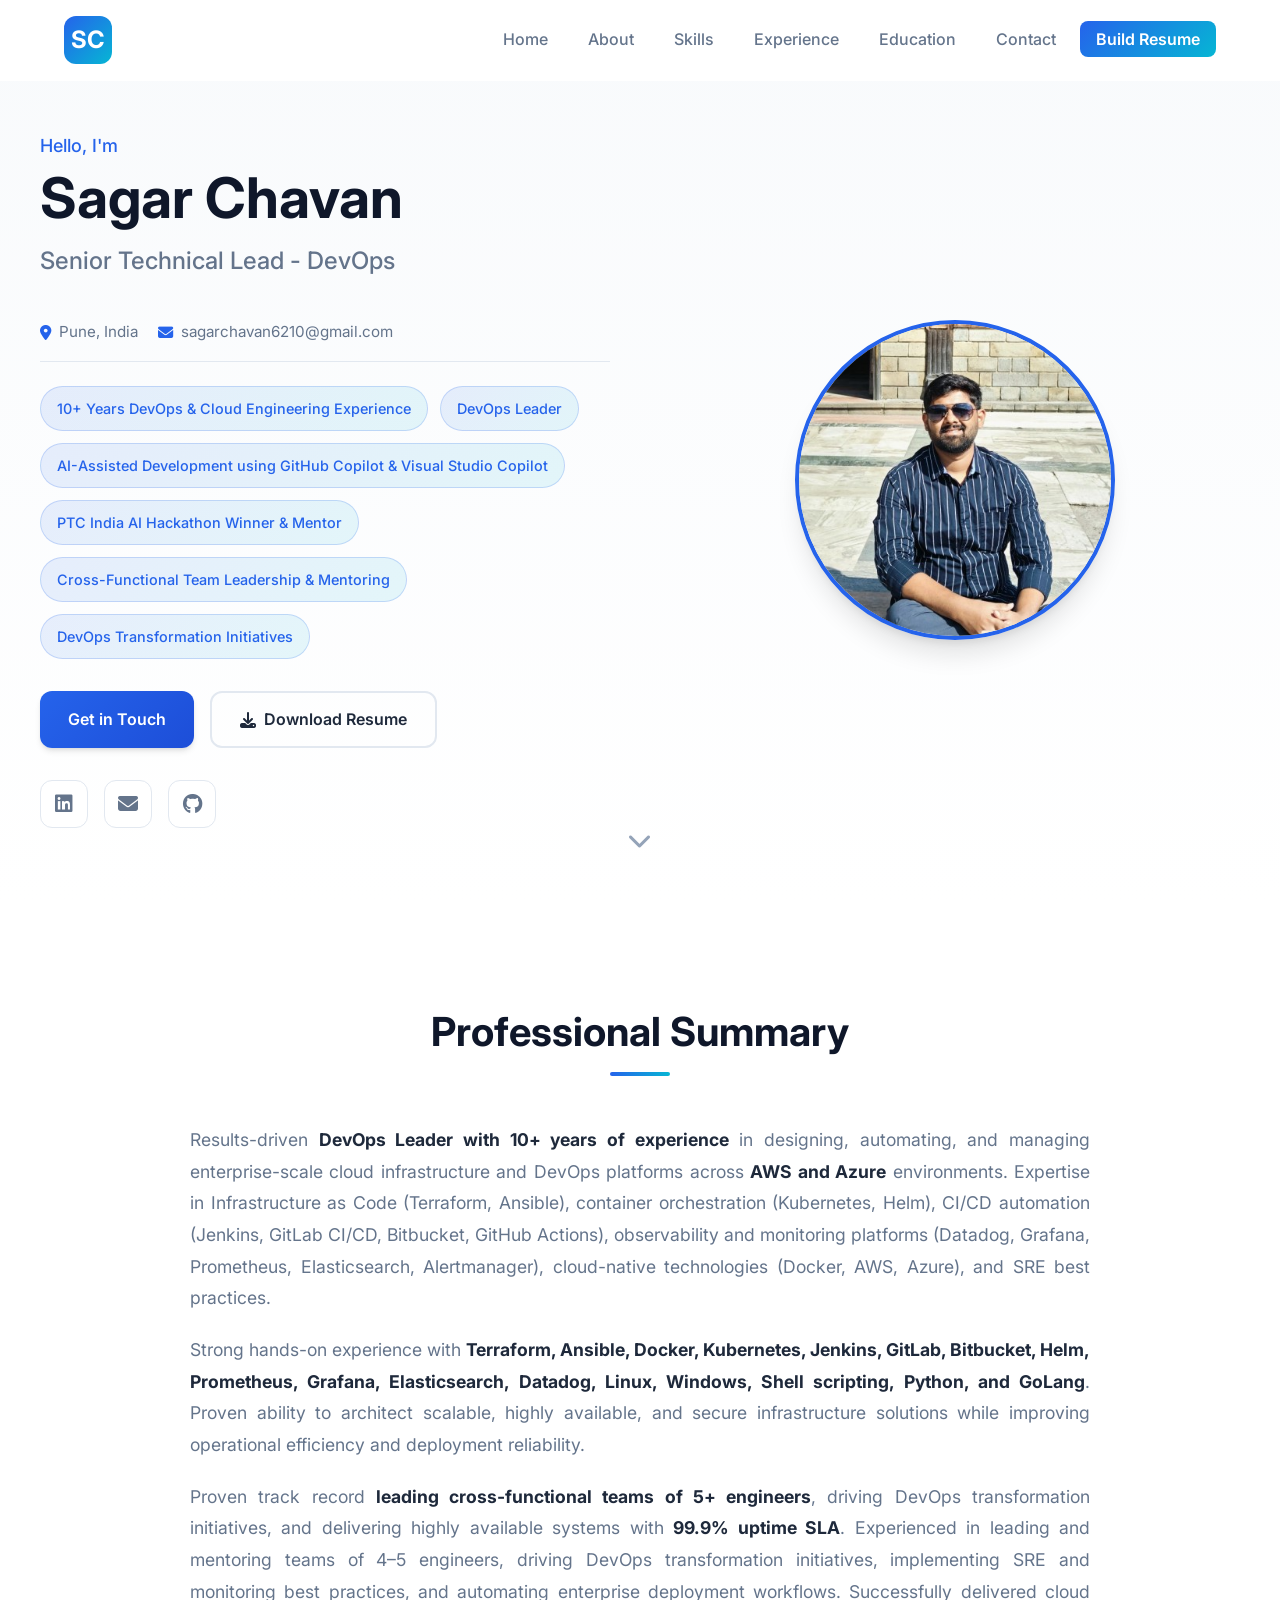
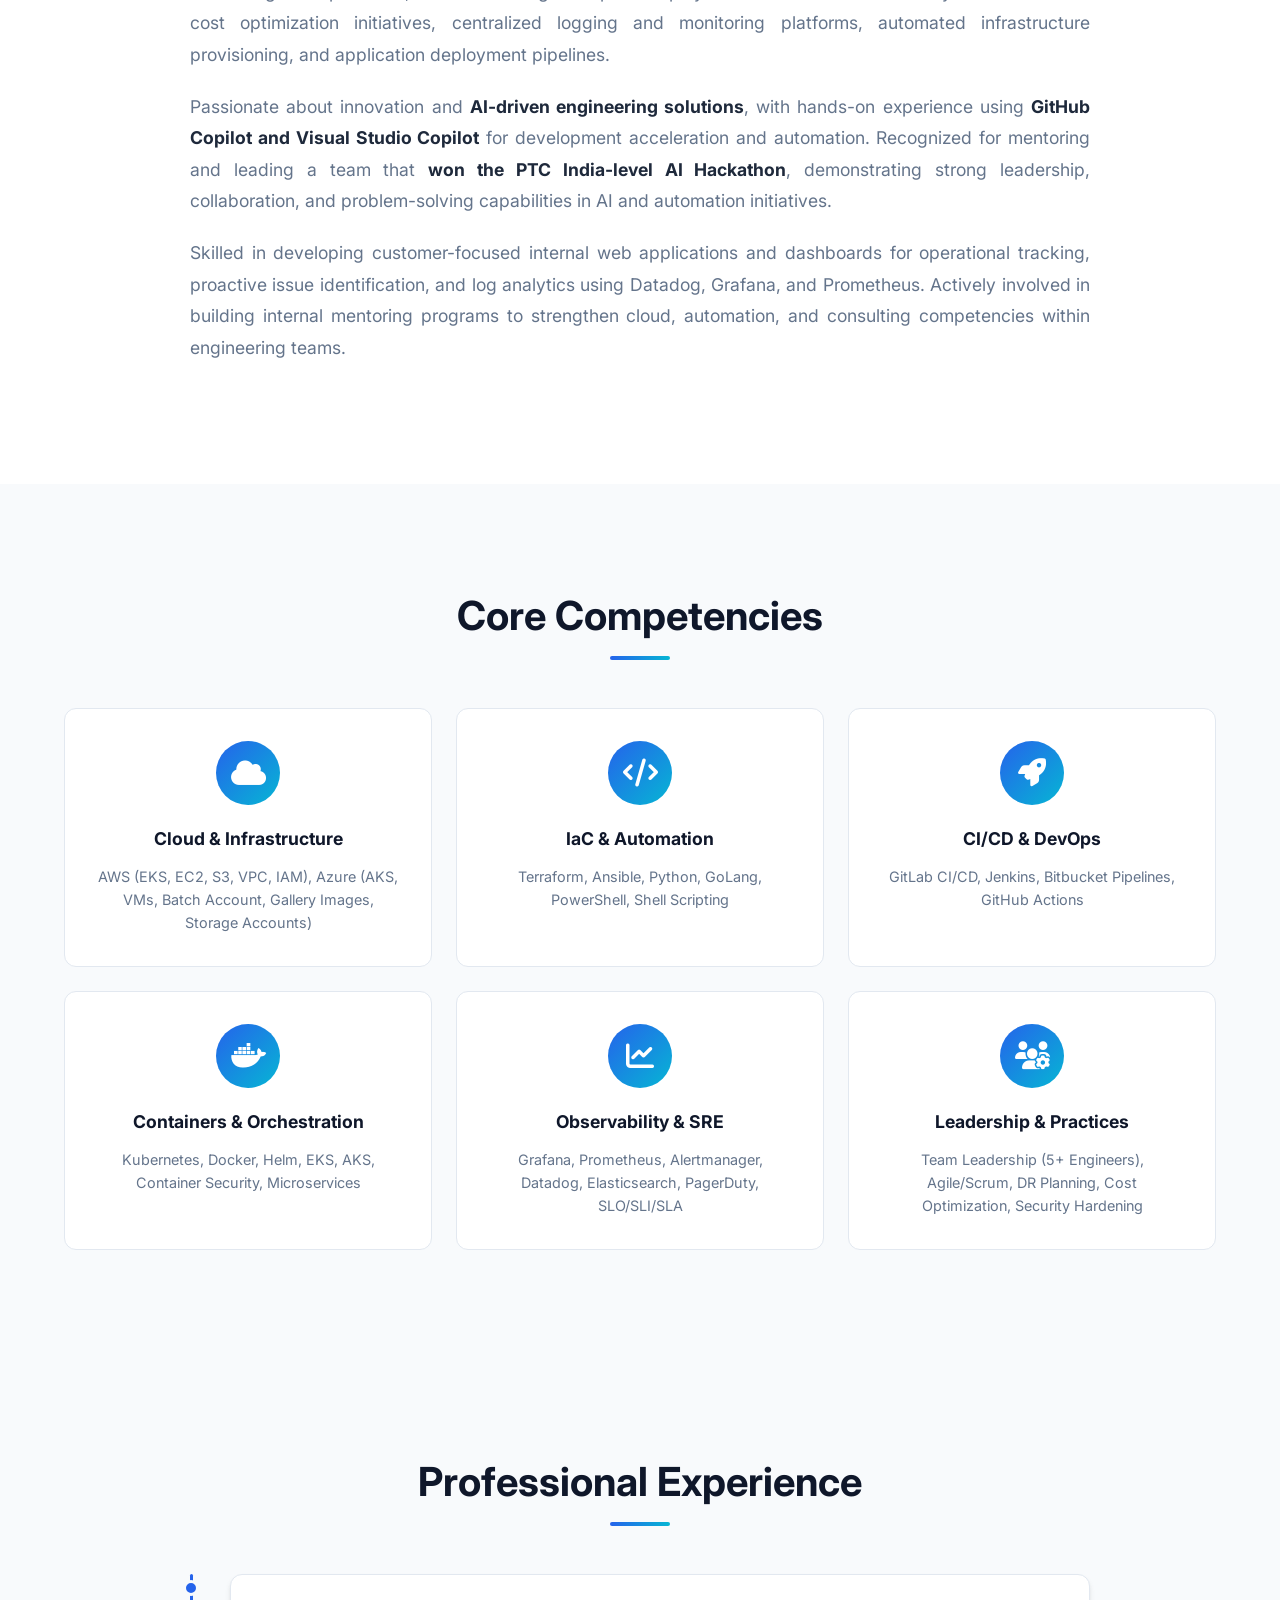
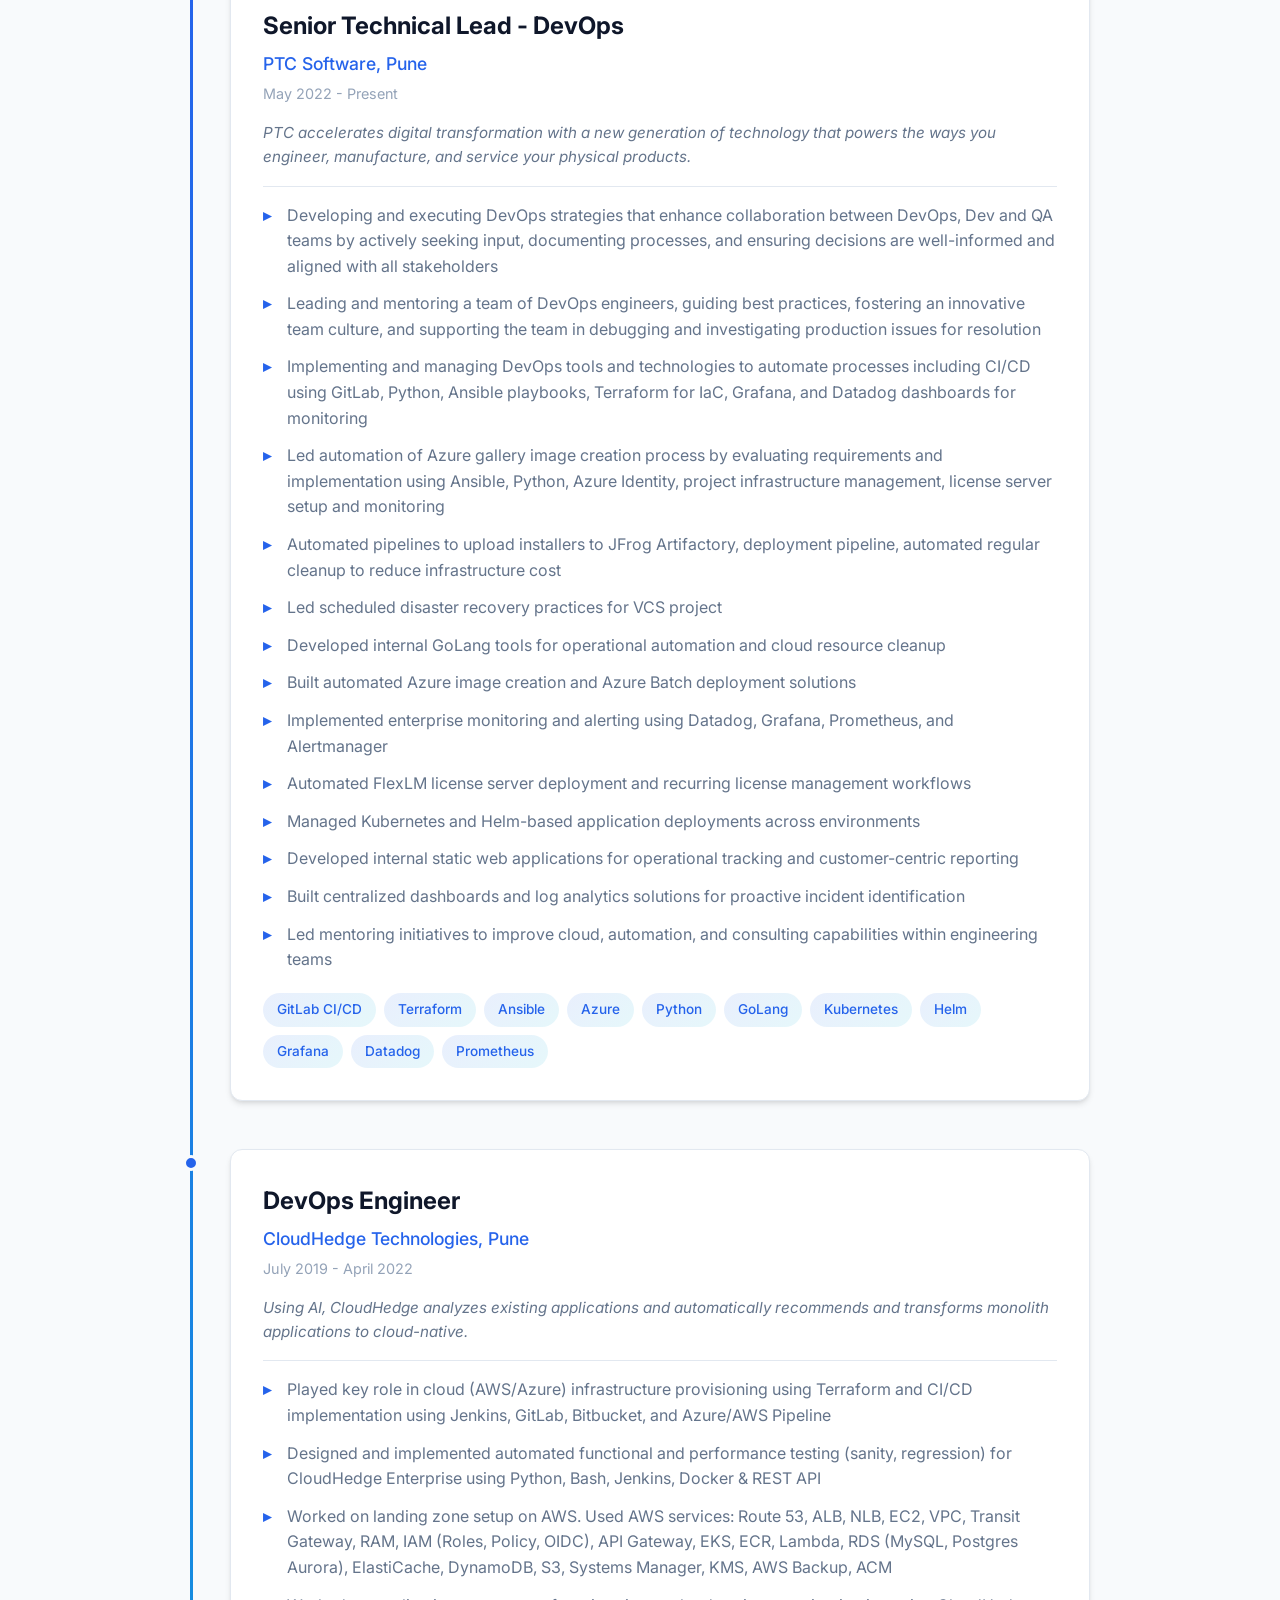
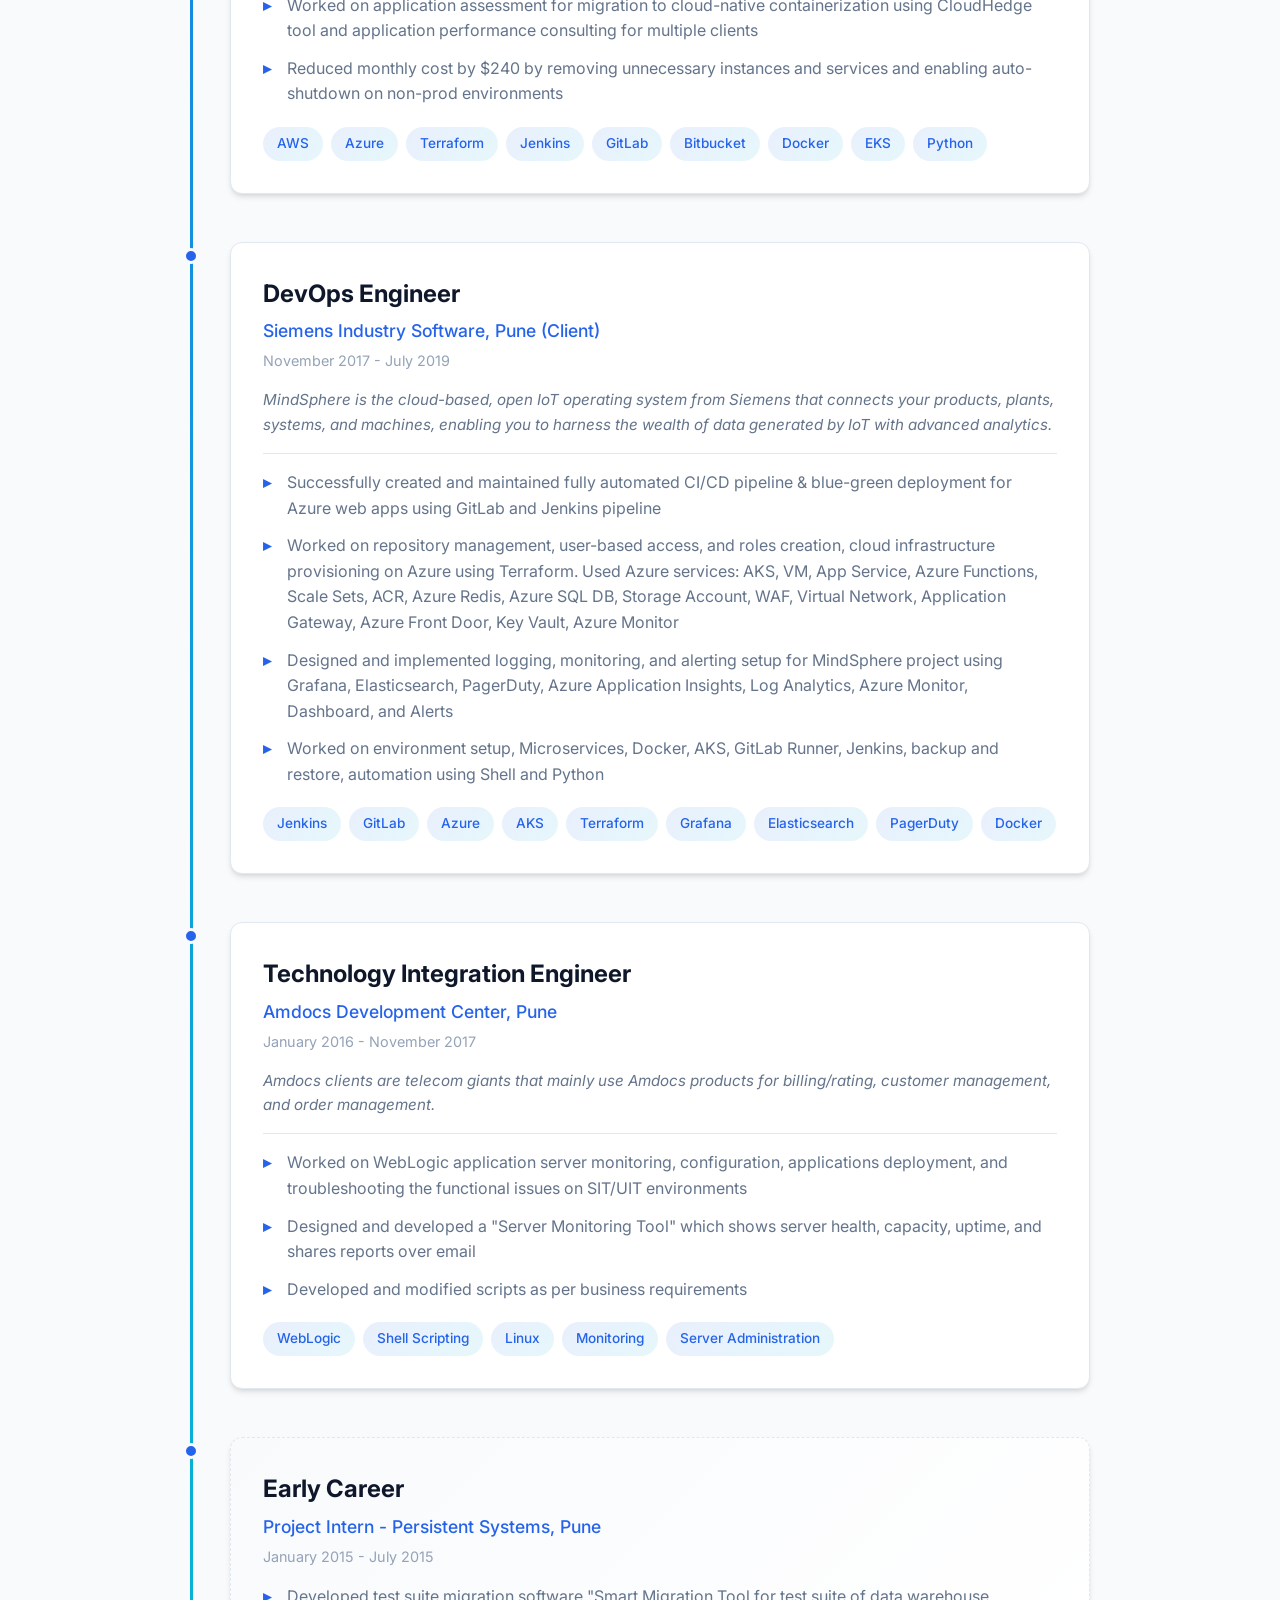
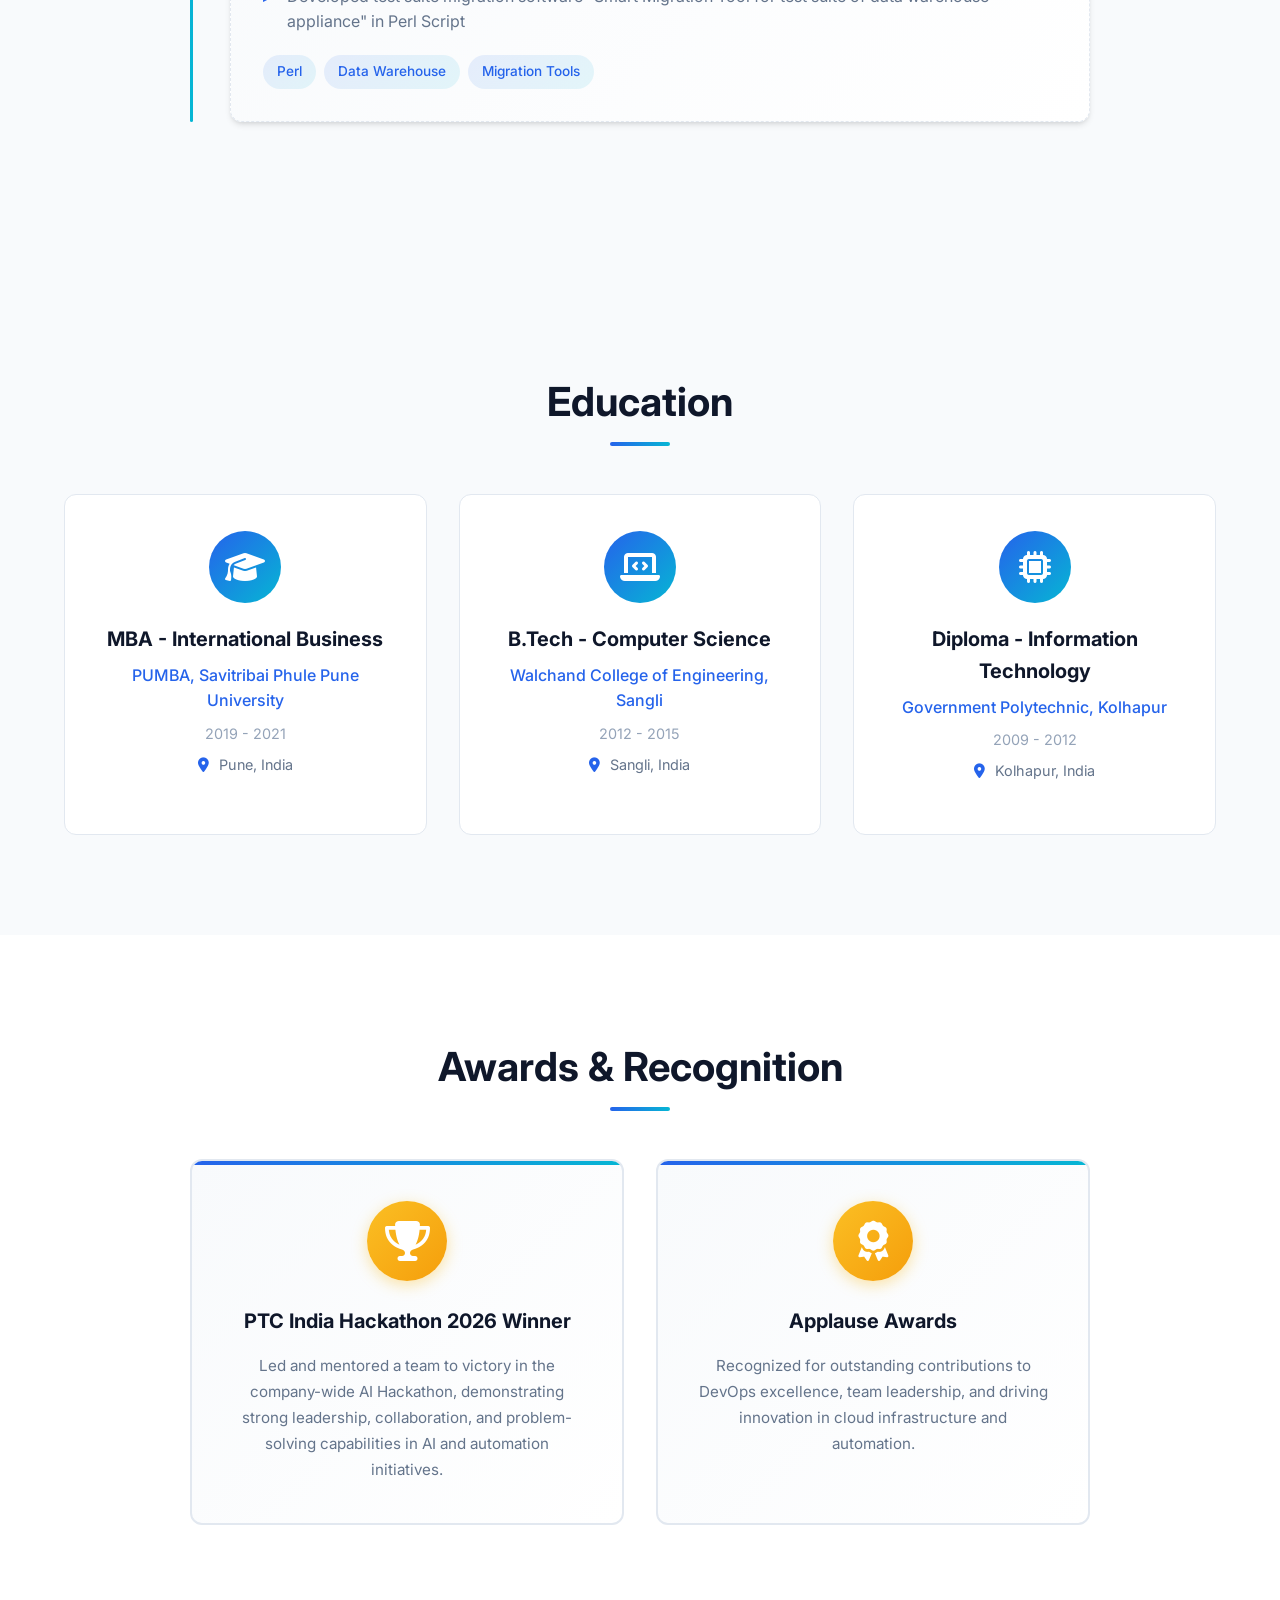
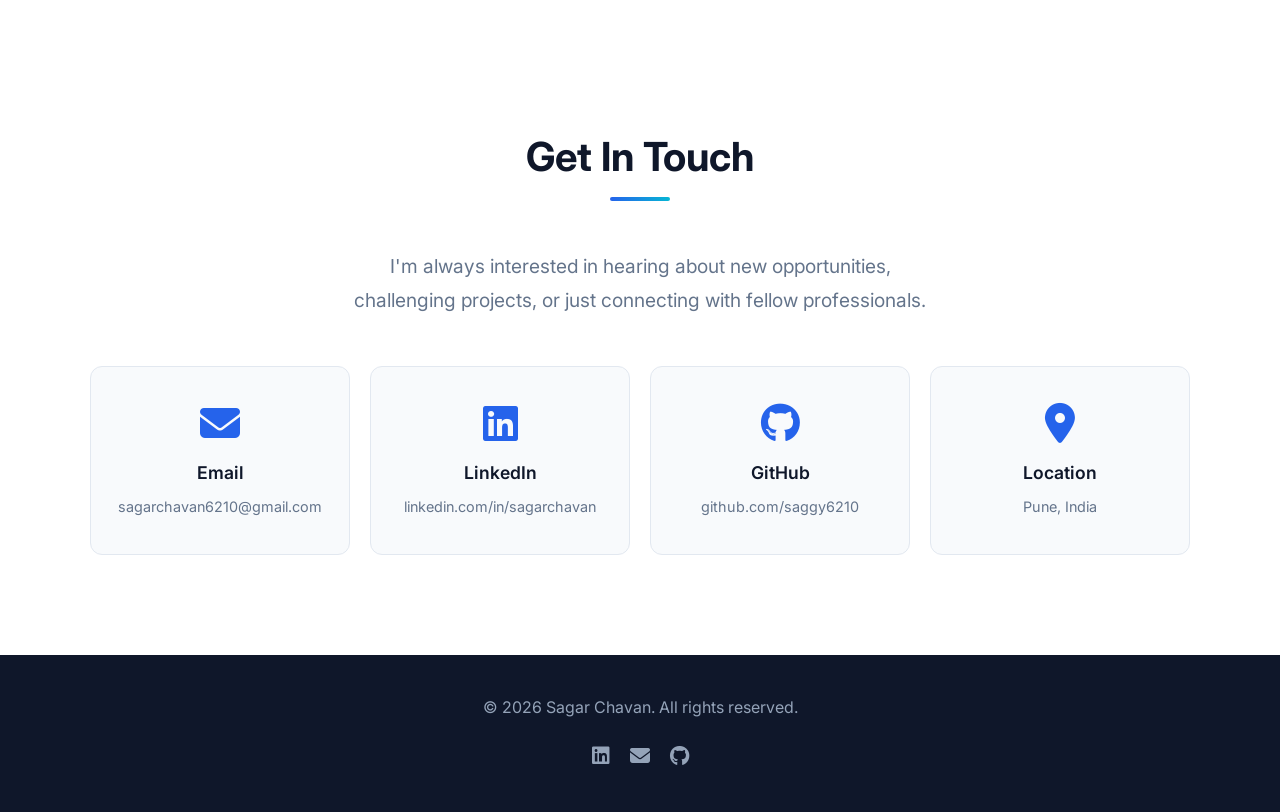
<file: index.html>
<!DOCTYPE html>
<html lang="en">
<head>
    <meta charset="UTF-8">
    <meta name="viewport" content="width=device-width, initial-scale=1.0">
    <meta name="description" content="Sagar Chavan - Senior Technical Lead | DevOps Engineer with 10+ years of experience">
    <title>Sagar Chavan | Senior Technical Lead - DevOps</title>
    <link rel="stylesheet" href="styles.css">
    <link rel="preconnect" href="https://fonts.googleapis.com">
    <link rel="preconnect" href="https://fonts.gstatic.com" crossorigin>
    <link href="https://fonts.googleapis.com/css2?family=Inter:wght@300;400;500;600;700&display=swap" rel="stylesheet">
    <link rel="stylesheet" href="https://cdnjs.cloudflare.com/ajax/libs/font-awesome/6.4.0/css/all.min.css">
</head>
<body>
    <!-- Navigation -->
    <nav class="navbar">
        <div class="nav-container">
            <a href="#home" class="nav-logo">SC</a>
            <ul class="nav-menu">
                <li><a href="#home" class="nav-link">Home</a></li>
                <li><a href="#about" class="nav-link">About</a></li>
                <li><a href="#competencies" class="nav-link">Skills</a></li>
                <li><a href="#experience" class="nav-link">Experience</a></li>
                <li><a href="#education" class="nav-link">Education</a></li>
                <li><a href="#contact" class="nav-link">Contact</a></li>
                <li><a href="build-resume.html" class="nav-link nav-highlight">Build Resume</a></li>
            </ul>
            <div class="hamburger">
                <span class="bar"></span>
                <span class="bar"></span>
                <span class="bar"></span>
            </div>
        </div>
    </nav>

    <!-- Hero Section -->
    <section id="home" class="hero">
        <div class="hero-content">
            <div class="hero-text">
                <p class="greeting">Hello, I'm</p>
                <h1 class="hero-title">Sagar Chavan</h1>
                <h2 class="hero-subtitle">Senior Technical Lead - DevOps</h2>
                <div class="contact-info-bar">
                    <span><i class="fas fa-map-marker-alt"></i> Pune, India</span>
                    <span><i class="fas fa-envelope"></i> sagarchavan6210@gmail.com</span>
                </div>
                <div class="hero-highlights">
                    <span class="highlight-tag">10+ Years DevOps & Cloud Engineering Experience</span>
                    <span class="highlight-tag">DevOps Leader</span>
                    <span class="highlight-tag">AI-Assisted Development using GitHub Copilot & Visual Studio Copilot</span>
                    <span class="highlight-tag">PTC India AI Hackathon Winner & Mentor</span>
                    <span class="highlight-tag">Cross-Functional Team Leadership & Mentoring</span>
                    <span class="highlight-tag">DevOps Transformation Initiatives</span>
                </div>
                <div class="hero-buttons">
                    <a href="#contact" class="btn btn-primary">Get in Touch</a>
                    <a href="SagarChavan_Resume.pdf" download class="btn btn-secondary"><i class="fas fa-download"></i> Download Resume</a>
                </div>
                <div class="social-links">
                    <a href="https://linkedin.com/in/sagarchavan" target="_blank" aria-label="LinkedIn">
                        <i class="fab fa-linkedin"></i>
                    </a>
                    <a href="mailto:sagarchavan6210@gmail.com" aria-label="Email">
                        <i class="fas fa-envelope"></i>
                    </a>
                    <a href="https://github.com/saggy6210" target="_blank" aria-label="GitHub">
                        <i class="fab fa-github"></i>
                    </a>
                </div>
            </div>
            <div class="hero-visual">
                <div class="profile-image-container">
                    <img src="1763909151442.jpg" alt="Sagar Chavan" class="profile-image">
                </div>
            </div>
        </div>
        <div class="scroll-indicator">
            <i class="fas fa-chevron-down"></i>
        </div>
    </section>

    <!-- Professional Summary Section -->
    <section id="about" class="about">
        <div class="container">
            <h2 class="section-title">Professional Summary</h2>
            <div class="summary-content">
                <p>
                    Results-driven <strong>DevOps Leader with 10+ years of experience</strong> in designing, automating, and managing enterprise-scale cloud infrastructure and DevOps platforms across <strong>AWS and Azure</strong> environments. Expertise in Infrastructure as Code (Terraform, Ansible), container orchestration (Kubernetes, Helm), CI/CD automation (Jenkins, GitLab CI/CD, Bitbucket, GitHub Actions), observability and monitoring platforms (Datadog, Grafana, Prometheus, Elasticsearch, Alertmanager), cloud-native technologies (Docker, AWS, Azure), and SRE best practices.
                </p>
                <p>
                    Strong hands-on experience with <strong>Terraform, Ansible, Docker, Kubernetes, Jenkins, GitLab, Bitbucket, Helm, Prometheus, Grafana, Elasticsearch, Datadog, Linux, Windows, Shell scripting, Python, and GoLang</strong>. Proven ability to architect scalable, highly available, and secure infrastructure solutions while improving operational efficiency and deployment reliability.
                </p>
                <p>
                    Proven track record <strong>leading cross-functional teams of 5+ engineers</strong>, driving DevOps transformation initiatives, and delivering highly available systems with <strong>99.9% uptime SLA</strong>. Experienced in leading and mentoring teams of 4–5 engineers, driving DevOps transformation initiatives, implementing SRE and monitoring best practices, and automating enterprise deployment workflows. Successfully delivered cloud cost optimization initiatives, centralized logging and monitoring platforms, automated infrastructure provisioning, and application deployment pipelines.
                </p>
                <p>
                    Passionate about innovation and <strong>AI-driven engineering solutions</strong>, with hands-on experience using <strong>GitHub Copilot and Visual Studio Copilot</strong> for development acceleration and automation. Recognized for mentoring and leading a team that <strong>won the PTC India-level AI Hackathon</strong>, demonstrating strong leadership, collaboration, and problem-solving capabilities in AI and automation initiatives.
                </p>
                <p>
                    Skilled in developing customer-focused internal web applications and dashboards for operational tracking, proactive issue identification, and log analytics using Datadog, Grafana, and Prometheus. Actively involved in building internal mentoring programs to strengthen cloud, automation, and consulting competencies within engineering teams.
                </p>
            </div>
        </div>
    </section>

    <!-- Core Competencies Section -->
    <section id="competencies" class="competencies">
        <div class="container">
            <h2 class="section-title">Core Competencies</h2>
            <div class="competencies-grid">
                <div class="competency-card">
                    <div class="competency-icon"><i class="fas fa-cloud"></i></div>
                    <h3>Cloud & Infrastructure</h3>
                    <p>AWS (EKS, EC2, S3, VPC, IAM), Azure (AKS, VMs, Batch Account, Gallery Images, Storage Accounts)</p>
                </div>
                <div class="competency-card">
                    <div class="competency-icon"><i class="fas fa-code"></i></div>
                    <h3>IaC & Automation</h3>
                    <p>Terraform, Ansible, Python, GoLang, PowerShell, Shell Scripting</p>
                </div>
                <div class="competency-card">
                    <div class="competency-icon"><i class="fas fa-rocket"></i></div>
                    <h3>CI/CD & DevOps</h3>
                    <p>GitLab CI/CD, Jenkins, Bitbucket Pipelines, GitHub Actions</p>
                </div>
                <div class="competency-card">
                    <div class="competency-icon"><i class="fab fa-docker"></i></div>
                    <h3>Containers & Orchestration</h3>
                    <p>Kubernetes, Docker, Helm, EKS, AKS, Container Security, Microservices</p>
                </div>
                <div class="competency-card">
                    <div class="competency-icon"><i class="fas fa-chart-line"></i></div>
                    <h3>Observability & SRE</h3>
                    <p>Grafana, Prometheus, Alertmanager, Datadog, Elasticsearch, PagerDuty, SLO/SLI/SLA</p>
                </div>
                <div class="competency-card">
                    <div class="competency-icon"><i class="fas fa-users-cog"></i></div>
                    <h3>Leadership & Practices</h3>
                    <p>Team Leadership (5+ Engineers), Agile/Scrum, DR Planning, Cost Optimization, Security Hardening</p>
                </div>
            </div>
        </div>
    </section>

    <!-- Experience Section -->
    <section id="experience" class="experience">
        <div class="container">
            <h2 class="section-title">Professional Experience</h2>
            <div class="timeline">
                <!-- PTC Software -->
                <div class="timeline-item">
                    <div class="timeline-marker"></div>
                    <div class="timeline-content">
                        <div class="job-header">
                            <h3>Senior Technical Lead - DevOps</h3>
                            <span class="company">PTC Software, Pune</span>
                            <span class="period">May 2022 - Present</span>
                        </div>
                        <p class="company-description">
                            PTC accelerates digital transformation with a new generation of technology that powers the ways you engineer, manufacture, and service your physical products.
                        </p>
                        <ul class="achievements">
                            <li>Developing and executing DevOps strategies that enhance collaboration between DevOps, Dev and QA teams by actively seeking input, documenting processes, and ensuring decisions are well-informed and aligned with all stakeholders</li>
                            <li>Leading and mentoring a team of DevOps engineers, guiding best practices, fostering an innovative team culture, and supporting the team in debugging and investigating production issues for resolution</li>
                            <li>Implementing and managing DevOps tools and technologies to automate processes including CI/CD using GitLab, Python, Ansible playbooks, Terraform for IaC, Grafana, and Datadog dashboards for monitoring</li>
                            <li>Led automation of Azure gallery image creation process by evaluating requirements and implementation using Ansible, Python, Azure Identity, project infrastructure management, license server setup and monitoring</li>
                            <li>Automated pipelines to upload installers to JFrog Artifactory, deployment pipeline, automated regular cleanup to reduce infrastructure cost</li>
                            <li>Led scheduled disaster recovery practices for VCS project</li>
                            <li>Developed internal GoLang tools for operational automation and cloud resource cleanup</li>
                            <li>Built automated Azure image creation and Azure Batch deployment solutions</li>
                            <li>Implemented enterprise monitoring and alerting using Datadog, Grafana, Prometheus, and Alertmanager</li>
                            <li>Automated FlexLM license server deployment and recurring license management workflows</li>
                            <li>Managed Kubernetes and Helm-based application deployments across environments</li>
                            <li>Developed internal static web applications for operational tracking and customer-centric reporting</li>
                            <li>Built centralized dashboards and log analytics solutions for proactive incident identification</li>
                            <li>Led mentoring initiatives to improve cloud, automation, and consulting capabilities within engineering teams</li>
                        </ul>
                        <div class="tech-tags">
                            <span>GitLab CI/CD</span>
                            <span>Terraform</span>
                            <span>Ansible</span>
                            <span>Azure</span>
                            <span>Python</span>
                            <span>GoLang</span>
                            <span>Kubernetes</span>
                            <span>Helm</span>
                            <span>Grafana</span>
                            <span>Datadog</span>
                            <span>Prometheus</span>
                        </div>
                    </div>
                </div>

                <!-- CloudHedge -->
                <div class="timeline-item">
                    <div class="timeline-marker"></div>
                    <div class="timeline-content">
                        <div class="job-header">
                            <h3>DevOps Engineer</h3>
                            <span class="company">CloudHedge Technologies, Pune</span>
                            <span class="period">July 2019 - April 2022</span>
                        </div>
                        <p class="company-description">
                            Using AI, CloudHedge analyzes existing applications and automatically recommends and transforms monolith applications to cloud-native.
                        </p>
                        <ul class="achievements">
                            <li>Played key role in cloud (AWS/Azure) infrastructure provisioning using Terraform and CI/CD implementation using Jenkins, GitLab, Bitbucket, and Azure/AWS Pipeline</li>
                            <li>Designed and implemented automated functional and performance testing (sanity, regression) for CloudHedge Enterprise using Python, Bash, Jenkins, Docker & REST API</li>
                            <li>Worked on landing zone setup on AWS. Used AWS services: Route 53, ALB, NLB, EC2, VPC, Transit Gateway, RAM, IAM (Roles, Policy, OIDC), API Gateway, EKS, ECR, Lambda, RDS (MySQL, Postgres Aurora), ElastiCache, DynamoDB, S3, Systems Manager, KMS, AWS Backup, ACM</li>
                            <li>Worked on application assessment for migration to cloud-native containerization using CloudHedge tool and application performance consulting for multiple clients</li>
                            <li>Reduced monthly cost by $240 by removing unnecessary instances and services and enabling auto-shutdown on non-prod environments</li>
                        </ul>
                        <div class="tech-tags">
                            <span>AWS</span>
                            <span>Azure</span>
                            <span>Terraform</span>
                            <span>Jenkins</span>
                            <span>GitLab</span>
                            <span>Bitbucket</span>
                            <span>Docker</span>
                            <span>EKS</span>
                            <span>Python</span>
                        </div>
                    </div>
                </div>

                <!-- Siemens -->
                <div class="timeline-item">
                    <div class="timeline-marker"></div>
                    <div class="timeline-content">
                        <div class="job-header">
                            <h3>DevOps Engineer</h3>
                            <span class="company">Siemens Industry Software, Pune (Client)</span>
                            <span class="period">November 2017 - July 2019</span>
                        </div>
                        <p class="company-description">
                            MindSphere is the cloud-based, open IoT operating system from Siemens that connects your products, plants, systems, and machines, enabling you to harness the wealth of data generated by IoT with advanced analytics.
                        </p>
                        <ul class="achievements">
                            <li>Successfully created and maintained fully automated CI/CD pipeline & blue-green deployment for Azure web apps using GitLab and Jenkins pipeline</li>
                            <li>Worked on repository management, user-based access, and roles creation, cloud infrastructure provisioning on Azure using Terraform. Used Azure services: AKS, VM, App Service, Azure Functions, Scale Sets, ACR, Azure Redis, Azure SQL DB, Storage Account, WAF, Virtual Network, Application Gateway, Azure Front Door, Key Vault, Azure Monitor</li>
                            <li>Designed and implemented logging, monitoring, and alerting setup for MindSphere project using Grafana, Elasticsearch, PagerDuty, Azure Application Insights, Log Analytics, Azure Monitor, Dashboard, and Alerts</li>
                            <li>Worked on environment setup, Microservices, Docker, AKS, GitLab Runner, Jenkins, backup and restore, automation using Shell and Python</li>
                        </ul>
                        <div class="tech-tags">
                            <span>Jenkins</span>
                            <span>GitLab</span>
                            <span>Azure</span>
                            <span>AKS</span>
                            <span>Terraform</span>
                            <span>Grafana</span>
                            <span>Elasticsearch</span>
                            <span>PagerDuty</span>
                            <span>Docker</span>
                        </div>
                    </div>
                </div>

                <!-- Amdocs -->
                <div class="timeline-item">
                    <div class="timeline-marker"></div>
                    <div class="timeline-content">
                        <div class="job-header">
                            <h3>Technology Integration Engineer</h3>
                            <span class="company">Amdocs Development Center, Pune</span>
                            <span class="period">January 2016 - November 2017</span>
                        </div>
                        <p class="company-description">
                            Amdocs clients are telecom giants that mainly use Amdocs products for billing/rating, customer management, and order management.
                        </p>
                        <ul class="achievements">
                            <li>Worked on WebLogic application server monitoring, configuration, applications deployment, and troubleshooting the functional issues on SIT/UIT environments</li>
                            <li>Designed and developed a "Server Monitoring Tool" which shows server health, capacity, uptime, and shares reports over email</li>
                            <li>Developed and modified scripts as per business requirements</li>
                        </ul>
                        <div class="tech-tags">
                            <span>WebLogic</span>
                            <span>Shell Scripting</span>
                            <span>Linux</span>
                            <span>Monitoring</span>
                            <span>Server Administration</span>
                        </div>
                    </div>
                </div>

                <!-- Early Career -->
                <div class="timeline-item early-career">
                    <div class="timeline-marker"></div>
                    <div class="timeline-content">
                        <div class="job-header">
                            <h3>Early Career</h3>
                            <span class="company">Project Intern - Persistent Systems, Pune</span>
                            <span class="period">January 2015 - July 2015</span>
                        </div>
                        <ul class="achievements">
                            <li>Developed test suite migration software "Smart Migration Tool for test suite of data warehouse appliance" in Perl Script</li>
                        </ul>
                        <div class="tech-tags">
                            <span>Perl</span>
                            <span>Data Warehouse</span>
                            <span>Migration Tools</span>
                        </div>
                    </div>
                </div>
            </div>
        </div>
    </section>

    <!-- Education Section -->
    <section id="education" class="education">
        <div class="container">
            <h2 class="section-title">Education</h2>
            <div class="education-grid">
                <div class="education-card">
                    <div class="edu-icon"><i class="fas fa-graduation-cap"></i></div>
                    <h3>MBA - International Business</h3>
                    <p class="institution">PUMBA, Savitribai Phule Pune University</p>
                    <p class="period">2019 - 2021</p>
                    <p class="location"><i class="fas fa-map-marker-alt"></i> Pune, India</p>
                </div>

                <div class="education-card">
                    <div class="edu-icon"><i class="fas fa-laptop-code"></i></div>
                    <h3>B.Tech - Computer Science</h3>
                    <p class="institution">Walchand College of Engineering, Sangli</p>
                    <p class="period">2012 - 2015</p>
                    <p class="location"><i class="fas fa-map-marker-alt"></i> Sangli, India</p>
                </div>

                <div class="education-card">
                    <div class="edu-icon"><i class="fas fa-microchip"></i></div>
                    <h3>Diploma - Information Technology</h3>
                    <p class="institution">Government Polytechnic, Kolhapur</p>
                    <p class="period">2009 - 2012</p>
                    <p class="location"><i class="fas fa-map-marker-alt"></i> Kolhapur, India</p>
                </div>
            </div>
        </div>
    </section>

    <!-- Awards Section -->
    <section id="awards" class="awards">
        <div class="container">
            <h2 class="section-title">Awards & Recognition</h2>
            <div class="awards-grid">
                <div class="award-card">
                    <div class="award-icon"><i class="fas fa-trophy"></i></div>
                    <h3>PTC India Hackathon 2026 Winner</h3>
                    <p>Led and mentored a team to victory in the company-wide AI Hackathon, demonstrating strong leadership, collaboration, and problem-solving capabilities in AI and automation initiatives.</p>
                </div>
                <div class="award-card">
                    <div class="award-icon"><i class="fas fa-award"></i></div>
                    <h3>Applause Awards</h3>
                    <p>Recognized for outstanding contributions to DevOps excellence, team leadership, and driving innovation in cloud infrastructure and automation.</p>
                </div>
            </div>
        </div>
    </section>

    <!-- Contact Section -->
    <section id="contact" class="contact">
        <div class="container">
            <h2 class="section-title">Get In Touch</h2>
            <p class="contact-intro">
                I'm always interested in hearing about new opportunities, challenging projects, or just connecting with fellow professionals.
            </p>
            <div class="contact-cards">
                <a href="mailto:sagarchavan6210@gmail.com" class="contact-card">
                    <i class="fas fa-envelope"></i>
                    <h3>Email</h3>
                    <p>sagarchavan6210@gmail.com</p>
                </a>
                <a href="https://linkedin.com/in/sagarchavan" target="_blank" class="contact-card">
                    <i class="fab fa-linkedin"></i>
                    <h3>LinkedIn</h3>
                    <p>linkedin.com/in/sagarchavan</p>
                </a>
                <a href="https://github.com/saggy6210" target="_blank" class="contact-card">
                    <i class="fab fa-github"></i>
                    <h3>GitHub</h3>
                    <p>github.com/saggy6210</p>
                </a>
                <div class="contact-card">
                    <i class="fas fa-map-marker-alt"></i>
                    <h3>Location</h3>
                    <p>Pune, India</p>
                </div>
            </div>
        </div>
    </section>

    <!-- Footer -->
    <footer class="footer">
        <div class="container">
            <p>&copy; 2026 Sagar Chavan. All rights reserved.</p>
            <div class="footer-links">
                <a href="https://linkedin.com/in/sagarchavan" target="_blank"><i class="fab fa-linkedin"></i></a>
                <a href="mailto:sagarchavan6210@gmail.com"><i class="fas fa-envelope"></i></a>
                <a href="https://github.com/saggy6210" target="_blank"><i class="fab fa-github"></i></a>
            </div>
        </div>
    </footer>

    <script>
        // Mobile menu toggle
        const hamburger = document.querySelector('.hamburger');
        const navMenu = document.querySelector('.nav-menu');

        hamburger.addEventListener('click', () => {
            hamburger.classList.toggle('active');
            navMenu.classList.toggle('active');
        });

        // Close menu when clicking a link
        document.querySelectorAll('.nav-link').forEach(link => {
            link.addEventListener('click', () => {
                hamburger.classList.remove('active');
                navMenu.classList.remove('active');
            });
        });

        // Navbar scroll effect
        window.addEventListener('scroll', () => {
            const navbar = document.querySelector('.navbar');
            if (window.scrollY > 50) {
                navbar.classList.add('scrolled');
            } else {
                navbar.classList.remove('scrolled');
            }
        });

        // Smooth scrolling for anchor links
        document.querySelectorAll('a[href^="#"]').forEach(anchor => {
            anchor.addEventListener('click', function (e) {
                e.preventDefault();
                const target = document.querySelector(this.getAttribute('href'));
                if (target) {
                    target.scrollIntoView({
                        behavior: 'smooth',
                        block: 'start'
                    });
                }
            });
        });

        // Animate skill bars on scroll
        const observerOptions = {
            threshold: 0.5
        };

        const observer = new IntersectionObserver((entries) => {
            entries.forEach(entry => {
                if (entry.isIntersecting) {
                    entry.target.classList.add('animate');
                }
            });
        }, observerOptions);

        document.querySelectorAll('.skill-progress').forEach(bar => {
            observer.observe(bar);
        });

        // Animate timeline items on scroll
        const timelineObserver = new IntersectionObserver((entries) => {
            entries.forEach(entry => {
                if (entry.isIntersecting) {
                    entry.target.classList.add('visible');
                }
            });
        }, { threshold: 0.2 });

        document.querySelectorAll('.timeline-item').forEach(item => {
            timelineObserver.observe(item);
        });

        // Animate competency and award cards on scroll
        const cardObserver = new IntersectionObserver((entries) => {
            entries.forEach(entry => {
                if (entry.isIntersecting) {
                    entry.target.classList.add('visible');
                }
            });
        }, { threshold: 0.2 });

        document.querySelectorAll('.competency-card, .award-card').forEach(card => {
            cardObserver.observe(card);
        });
    </script>
</body>
</html>
</file>
<file: styles.css>
/* ===== CSS Variables ===== */
:root {
    --primary-color: #2563eb;
    --primary-dark: #1d4ed8;
    --primary-light: #3b82f6;
    --secondary-color: #0f172a;
    --accent-color: #06b6d4;
    --text-primary: #1e293b;
    --text-secondary: #64748b;
    --text-light: #94a3b8;
    --bg-primary: #ffffff;
    --bg-secondary: #f8fafc;
    --bg-dark: #0f172a;
    --border-color: #e2e8f0;
    --shadow-sm: 0 1px 2px 0 rgb(0 0 0 / 0.05);
    --shadow-md: 0 4px 6px -1px rgb(0 0 0 / 0.1), 0 2px 4px -2px rgb(0 0 0 / 0.1);
    --shadow-lg: 0 10px 15px -3px rgb(0 0 0 / 0.1), 0 4px 6px -4px rgb(0 0 0 / 0.1);
    --shadow-xl: 0 20px 25px -5px rgb(0 0 0 / 0.1), 0 8px 10px -6px rgb(0 0 0 / 0.1);
    --transition: all 0.3s ease;
    --border-radius: 12px;
}

/* ===== Reset & Base Styles ===== */
* {
    margin: 0;
    padding: 0;
    box-sizing: border-box;
}

html {
    scroll-behavior: smooth;
}

body {
    font-family: 'Inter', -apple-system, BlinkMacSystemFont, 'Segoe UI', Roboto, sans-serif;
    line-height: 1.6;
    color: var(--text-primary);
    background-color: var(--bg-primary);
}

.container {
    max-width: 1200px;
    margin: 0 auto;
    padding: 0 24px;
}

/* ===== Navigation ===== */
.navbar {
    position: fixed;
    top: 0;
    left: 0;
    right: 0;
    z-index: 1000;
    background: rgba(255, 255, 255, 0.9);
    backdrop-filter: blur(10px);
    border-bottom: 1px solid transparent;
    transition: var(--transition);
}

.navbar.scrolled {
    background: rgba(255, 255, 255, 0.98);
    border-bottom-color: var(--border-color);
    box-shadow: var(--shadow-sm);
}

.nav-container {
    max-width: 1200px;
    margin: 0 auto;
    padding: 16px 24px;
    display: flex;
    justify-content: space-between;
    align-items: center;
}

.nav-logo {
    font-size: 1.5rem;
    font-weight: 700;
    color: var(--primary-color);
    text-decoration: none;
    display: flex;
    align-items: center;
    justify-content: center;
    width: 48px;
    height: 48px;
    background: linear-gradient(135deg, var(--primary-color), var(--accent-color));
    color: white;
    border-radius: 12px;
}

.nav-menu {
    display: flex;
    list-style: none;
    gap: 8px;
}

.nav-link {
    text-decoration: none;
    color: var(--text-secondary);
    padding: 8px 16px;
    border-radius: 8px;
    font-weight: 500;
    transition: var(--transition);
}

.nav-link:hover {
    color: var(--primary-color);
    background-color: var(--bg-secondary);
}

.hamburger {
    display: none;
    flex-direction: column;
    cursor: pointer;
    gap: 5px;
}

.bar {
    width: 25px;
    height: 3px;
    background-color: var(--text-primary);
    border-radius: 2px;
    transition: var(--transition);
}

/* ===== Hero Section ===== */
.hero {
    min-height: 100vh;
    display: flex;
    flex-direction: column;
    justify-content: center;
    align-items: center;
    padding: 120px 24px 60px;
    background: linear-gradient(180deg, var(--bg-secondary) 0%, var(--bg-primary) 100%);
    position: relative;
}

.hero-content {
    max-width: 1200px;
    width: 100%;
    display: grid;
    grid-template-columns: 1fr 1fr;
    gap: 60px;
    align-items: center;
}

.hero-text {
    max-width: 600px;
}

.greeting {
    color: var(--primary-color);
    font-weight: 500;
    font-size: 1.125rem;
    margin-bottom: 8px;
}

.hero-title {
    font-size: 3.5rem;
    font-weight: 700;
    color: var(--secondary-color);
    line-height: 1.1;
    margin-bottom: 12px;
}

.hero-subtitle {
    font-size: 1.5rem;
    font-weight: 500;
    color: var(--text-secondary);
    margin-bottom: 24px;
}

.hero-description {
    font-size: 1.125rem;
    color: var(--text-secondary);
    line-height: 1.8;
    margin-bottom: 32px;
}

.hero-buttons {
    display: flex;
    gap: 16px;
    margin-bottom: 32px;
}

.btn {
    display: inline-flex;
    align-items: center;
    justify-content: center;
    padding: 14px 28px;
    border-radius: var(--border-radius);
    font-weight: 600;
    font-size: 1rem;
    text-decoration: none;
    transition: var(--transition);
    cursor: pointer;
    border: none;
}

.btn-primary {
    background: linear-gradient(135deg, var(--primary-color), var(--primary-dark));
    color: white;
    box-shadow: var(--shadow-md);
}

.btn-primary:hover {
    transform: translateY(-2px);
    box-shadow: var(--shadow-lg);
}

.btn-secondary {
    background: transparent;
    color: var(--text-primary);
    border: 2px solid var(--border-color);
}

.btn-secondary:hover {
    border-color: var(--primary-color);
    color: var(--primary-color);
}

.btn i {
    margin-right: 8px;
}

.social-links {
    display: flex;
    gap: 16px;
}

.social-links a {
    display: flex;
    align-items: center;
    justify-content: center;
    width: 48px;
    height: 48px;
    background: var(--bg-primary);
    border: 1px solid var(--border-color);
    border-radius: 12px;
    color: var(--text-secondary);
    font-size: 1.25rem;
    text-decoration: none;
    transition: var(--transition);
}

.social-links a:hover {
    background: var(--primary-color);
    border-color: var(--primary-color);
    color: white;
    transform: translateY(-2px);
}

.hero-visual {
    display: flex;
    justify-content: center;
    align-items: center;
}

.profile-image-container {
    width: 320px;
    height: 320px;
    border-radius: 50%;
    overflow: hidden;
    box-shadow: var(--shadow-xl);
    position: relative;
    border: 4px solid var(--primary-color);
}

.profile-image-container::before {
    content: '';
    position: absolute;
    inset: -14px;
    border-radius: 50%;
    border: 2px dashed var(--primary-light);
    opacity: 0.3;
    animation: rotate 20s linear infinite;
    z-index: -1;
}

.profile-image {
    width: 100%;
    height: 100%;
    object-fit: cover;
    object-position: center top;
}

@keyframes rotate {
    from { transform: rotate(0deg); }
    to { transform: rotate(360deg); }
}

.scroll-indicator {
    position: absolute;
    bottom: 40px;
    animation: bounce 2s infinite;
    color: var(--text-light);
    font-size: 1.5rem;
}

@keyframes bounce {
    0%, 20%, 50%, 80%, 100% { transform: translateY(0); }
    40% { transform: translateY(-10px); }
    60% { transform: translateY(-5px); }
}

/* ===== Section Styles ===== */
section {
    padding: 100px 0;
}

.section-title {
    font-size: 2.5rem;
    font-weight: 700;
    text-align: center;
    margin-bottom: 60px;
    color: var(--secondary-color);
    position: relative;
}

.section-title::after {
    content: '';
    position: absolute;
    bottom: -12px;
    left: 50%;
    transform: translateX(-50%);
    width: 60px;
    height: 4px;
    background: linear-gradient(90deg, var(--primary-color), var(--accent-color));
    border-radius: 2px;
}

/* ===== About Section ===== */
.about {
    background: var(--bg-primary);
}

.about-content {
    display: grid;
    grid-template-columns: 1fr 1fr;
    gap: 60px;
    align-items: start;
}

.about-text p {
    margin-bottom: 20px;
    color: var(--text-secondary);
    font-size: 1.1rem;
    line-height: 1.8;
}

.about-text strong {
    color: var(--text-primary);
}

.about-highlights {
    display: grid;
    grid-template-columns: repeat(2, 1fr);
    gap: 24px;
}

.highlight-card {
    background: var(--bg-secondary);
    padding: 32px;
    border-radius: var(--border-radius);
    text-align: center;
    transition: var(--transition);
    border: 1px solid var(--border-color);
}

.highlight-card:hover {
    transform: translateY(-5px);
    box-shadow: var(--shadow-lg);
    border-color: var(--primary-light);
}

.highlight-card i {
    font-size: 2rem;
    color: var(--primary-color);
    margin-bottom: 16px;
}

.highlight-card h3 {
    font-size: 1.75rem;
    font-weight: 700;
    color: var(--secondary-color);
    margin-bottom: 4px;
}

.highlight-card p {
    color: var(--text-secondary);
    font-size: 0.9rem;
}

/* ===== Experience Section ===== */
.experience {
    background: var(--bg-secondary);
}

.timeline {
    position: relative;
    max-width: 900px;
    margin: 0 auto;
}

.timeline::before {
    content: '';
    position: absolute;
    left: 0;
    top: 0;
    bottom: 0;
    width: 3px;
    background: linear-gradient(180deg, var(--primary-color), var(--accent-color));
    border-radius: 2px;
}

.timeline-item {
    position: relative;
    padding-left: 40px;
    margin-bottom: 48px;
    opacity: 0;
    transform: translateX(-20px);
    transition: all 0.5s ease;
}

.timeline-item.visible {
    opacity: 1;
    transform: translateX(0);
}

.timeline-marker {
    position: absolute;
    left: -7px;
    top: 6px;
    width: 16px;
    height: 16px;
    background: var(--primary-color);
    border: 3px solid var(--bg-secondary);
    border-radius: 50%;
    z-index: 1;
}

.timeline-content {
    background: var(--bg-primary);
    padding: 32px;
    border-radius: var(--border-radius);
    box-shadow: var(--shadow-md);
    border: 1px solid var(--border-color);
    transition: var(--transition);
}

.timeline-content:hover {
    box-shadow: var(--shadow-lg);
    border-color: var(--primary-light);
}

.job-header {
    margin-bottom: 16px;
}

.job-header h3 {
    font-size: 1.5rem;
    font-weight: 700;
    color: var(--secondary-color);
    margin-bottom: 4px;
}

.job-header .company {
    display: block;
    font-size: 1.1rem;
    color: var(--primary-color);
    font-weight: 500;
    margin-bottom: 4px;
}

.job-header .period {
    display: block;
    font-size: 0.9rem;
    color: var(--text-light);
}

.company-description {
    font-size: 0.95rem;
    color: var(--text-secondary);
    font-style: italic;
    margin-bottom: 16px;
    padding-bottom: 16px;
    border-bottom: 1px solid var(--border-color);
}

.achievements {
    list-style: none;
    margin-bottom: 20px;
}

.achievements li {
    position: relative;
    padding-left: 24px;
    margin-bottom: 12px;
    color: var(--text-secondary);
    line-height: 1.6;
}

.achievements li::before {
    content: '▸';
    position: absolute;
    left: 0;
    color: var(--primary-color);
    font-weight: bold;
}

.tech-tags {
    display: flex;
    flex-wrap: wrap;
    gap: 8px;
}

.tech-tags span {
    background: linear-gradient(135deg, rgba(37, 99, 235, 0.1), rgba(6, 182, 212, 0.1));
    color: var(--primary-color);
    padding: 6px 14px;
    border-radius: 20px;
    font-size: 0.85rem;
    font-weight: 500;
}

/* ===== Skills Section ===== */
.skills {
    background: var(--bg-primary);
}

.skills-grid {
    display: grid;
    grid-template-columns: repeat(2, 1fr);
    gap: 40px;
    margin-bottom: 60px;
}

.skill-category {
    background: var(--bg-secondary);
    padding: 32px;
    border-radius: var(--border-radius);
    border: 1px solid var(--border-color);
}

.skill-category h3 {
    display: flex;
    align-items: center;
    gap: 12px;
    font-size: 1.25rem;
    font-weight: 600;
    color: var(--secondary-color);
    margin-bottom: 24px;
}

.skill-category h3 i {
    color: var(--primary-color);
}

.skill-items {
    display: flex;
    flex-direction: column;
    gap: 20px;
}

.skill-item {
    display: flex;
    flex-direction: column;
    gap: 8px;
}

.skill-name {
    font-size: 0.95rem;
    font-weight: 500;
    color: var(--text-secondary);
}

.skill-bar {
    height: 8px;
    background: var(--border-color);
    border-radius: 4px;
    overflow: hidden;
}

.skill-progress {
    height: 100%;
    background: linear-gradient(90deg, var(--primary-color), var(--accent-color));
    border-radius: 4px;
    width: 0;
    transition: width 1s ease;
}

.skill-progress.animate {
    width: var(--skill-width, 0);
}

.additional-skills {
    text-align: center;
}

.additional-skills h3 {
    font-size: 1.5rem;
    font-weight: 600;
    color: var(--secondary-color);
    margin-bottom: 24px;
}

.skill-badges {
    display: flex;
    flex-wrap: wrap;
    justify-content: center;
    gap: 12px;
}

.badge {
    background: var(--bg-secondary);
    border: 1px solid var(--border-color);
    color: var(--text-secondary);
    padding: 10px 20px;
    border-radius: 25px;
    font-size: 0.95rem;
    font-weight: 500;
    transition: var(--transition);
}

.badge:hover {
    background: var(--primary-color);
    border-color: var(--primary-color);
    color: white;
    transform: translateY(-2px);
}

/* ===== Education Section ===== */
.education {
    background: var(--bg-secondary);
}

.education-grid {
    display: grid;
    grid-template-columns: repeat(3, 1fr);
    gap: 32px;
}

.education-card {
    background: var(--bg-primary);
    padding: 36px;
    border-radius: var(--border-radius);
    text-align: center;
    border: 1px solid var(--border-color);
    transition: var(--transition);
}

.education-card:hover {
    transform: translateY(-5px);
    box-shadow: var(--shadow-lg);
    border-color: var(--primary-light);
}

.edu-icon {
    width: 72px;
    height: 72px;
    margin: 0 auto 20px;
    background: linear-gradient(135deg, var(--primary-color), var(--accent-color));
    border-radius: 50%;
    display: flex;
    align-items: center;
    justify-content: center;
}

.edu-icon i {
    font-size: 2rem;
    color: white;
}

.education-card h3 {
    font-size: 1.25rem;
    font-weight: 700;
    color: var(--secondary-color);
    margin-bottom: 8px;
}

.education-card .institution {
    font-size: 1rem;
    color: var(--primary-color);
    font-weight: 500;
    margin-bottom: 8px;
}

.education-card .period {
    font-size: 0.9rem;
    color: var(--text-light);
    margin-bottom: 8px;
}

.education-card .location {
    font-size: 0.9rem;
    color: var(--text-secondary);
    margin-bottom: 16px;
}

.education-card .location i {
    margin-right: 6px;
    color: var(--primary-color);
}

.education-card .project {
    font-size: 0.9rem;
    color: var(--text-secondary);
    padding-top: 16px;
    border-top: 1px solid var(--border-color);
    line-height: 1.6;
}

/* ===== Contact Section ===== */
.contact {
    background: var(--bg-primary);
}

.contact-intro {
    text-align: center;
    font-size: 1.2rem;
    color: var(--text-secondary);
    max-width: 600px;
    margin: 0 auto 48px;
    line-height: 1.8;
}

.contact-cards {
    display: grid;
    grid-template-columns: repeat(4, 1fr);
    gap: 20px;
    max-width: 1100px;
    margin: 0 auto;
}

.contact-card {
    background: var(--bg-secondary);
    padding: 36px 24px;
    border-radius: var(--border-radius);
    text-align: center;
    text-decoration: none;
    border: 1px solid var(--border-color);
    transition: var(--transition);
}

.contact-card:hover {
    transform: translateY(-5px);
    box-shadow: var(--shadow-lg);
    border-color: var(--primary-light);
}

.contact-card i {
    font-size: 2.5rem;
    color: var(--primary-color);
    margin-bottom: 16px;
}

.contact-card h3 {
    font-size: 1.1rem;
    font-weight: 600;
    color: var(--secondary-color);
    margin-bottom: 8px;
}

.contact-card p {
    font-size: 0.9rem;
    color: var(--text-secondary);
    word-break: break-word;
}

/* ===== Footer ===== */
.footer {
    background: var(--bg-dark);
    padding: 40px 0;
    text-align: center;
}

.footer p {
    color: var(--text-light);
    margin-bottom: 20px;
}

.footer-links {
    display: flex;
    justify-content: center;
    gap: 20px;
}

.footer-links a {
    color: var(--text-light);
    font-size: 1.25rem;
    transition: var(--transition);
}

.footer-links a:hover {
    color: var(--primary-light);
}

/* ===== Responsive Design ===== */
@media (max-width: 1024px) {
    .hero-content {
        grid-template-columns: 1fr;
        text-align: center;
    }

    .hero-text {
        max-width: 100%;
    }

    .hero-buttons {
        justify-content: center;
    }

    .social-links {
        justify-content: center;
    }

    .profile-image-container {
        width: 250px;
        height: 250px;
    }

    .about-content {
        grid-template-columns: 1fr;
    }

    .skills-grid {
        grid-template-columns: 1fr;
    }

    .education-grid {
        grid-template-columns: 1fr;
    }

    .contact-cards {
        grid-template-columns: repeat(2, 1fr);
    }
}

@media (max-width: 768px) {
    .nav-menu {
        position: fixed;
        left: -100%;
        top: 80px;
        flex-direction: column;
        background-color: var(--bg-primary);
        width: 100%;
        text-align: center;
        transition: 0.3s;
        box-shadow: var(--shadow-lg);
        padding: 24px 0;
    }

    .nav-menu.active {
        left: 0;
    }

    .hamburger {
        display: flex;
    }

    .hamburger.active .bar:nth-child(2) {
        opacity: 0;
    }

    .hamburger.active .bar:nth-child(1) {
        transform: translateY(8px) rotate(45deg);
    }

    .hamburger.active .bar:nth-child(3) {
        transform: translateY(-8px) rotate(-45deg);
    }

    .hero-title {
        font-size: 2.5rem;
    }

    .hero-subtitle {
        font-size: 1.25rem;
    }

    .section-title {
        font-size: 2rem;
    }

    .hero-buttons {
        flex-direction: column;
        align-items: center;
    }

    .about-highlights {
        grid-template-columns: 1fr;
    }

    .timeline::before {
        left: 0;
    }

    .timeline-item {
        padding-left: 30px;
    }

    .timeline-marker {
        left: -7px;
    }

    .contact-cards {
        grid-template-columns: 1fr;
    }
}

@media (max-width: 480px) {
    .hero-title {
        font-size: 2rem;
    }

    .profile-image-container {
        width: 200px;
        height: 200px;
    }

    .btn {
        width: 100%;
    }

    .timeline-content {
        padding: 24px;
    }
}

/* ===== Animation for skill bars ===== */
.skill-progress {
    animation: none;
}

.skill-progress.animate {
    animation: fillBar 1.5s ease forwards;
}

@keyframes fillBar {
    from { width: 0; }
}

/* ===== Hero Contact Info Bar ===== */
.contact-info-bar {
    display: flex;
    flex-wrap: wrap;
    gap: 20px;
    margin-bottom: 24px;
    padding: 16px 0;
    border-bottom: 1px solid var(--border-color);
}

.contact-info-bar span {
    display: flex;
    align-items: center;
    gap: 8px;
    font-size: 0.95rem;
    color: var(--text-secondary);
}

.contact-info-bar span i {
    color: var(--primary-color);
}

/* ===== Hero Highlights ===== */
.hero-highlights {
    display: flex;
    flex-wrap: wrap;
    gap: 12px;
    margin-bottom: 32px;
}

.highlight-tag {
    display: inline-flex;
    align-items: center;
    gap: 8px;
    background: linear-gradient(135deg, rgba(37, 99, 235, 0.1), rgba(6, 182, 212, 0.1));
    color: var(--primary-color);
    padding: 10px 16px;
    border-radius: 25px;
    font-size: 0.9rem;
    font-weight: 500;
    border: 1px solid rgba(37, 99, 235, 0.2);
    transition: var(--transition);
}

.highlight-tag:hover {
    background: linear-gradient(135deg, rgba(37, 99, 235, 0.2), rgba(6, 182, 212, 0.2));
    transform: translateY(-2px);
}

.highlight-tag i {
    color: var(--accent-color);
}

/* ===== Core Competencies Section ===== */
.competencies {
    background: var(--bg-secondary);
}

.competencies-grid {
    display: grid;
    grid-template-columns: repeat(3, 1fr);
    gap: 24px;
}

.competency-card {
    background: var(--bg-primary);
    padding: 32px;
    border-radius: var(--border-radius);
    text-align: center;
    border: 1px solid var(--border-color);
    transition: var(--transition);
    opacity: 0;
    transform: translateY(20px);
}

.competency-card.visible {
    opacity: 1;
    transform: translateY(0);
}

.competency-card:hover {
    transform: translateY(-5px);
    box-shadow: var(--shadow-lg);
    border-color: var(--primary-light);
}

.competency-icon {
    width: 64px;
    height: 64px;
    margin: 0 auto 20px;
    background: linear-gradient(135deg, var(--primary-color), var(--accent-color));
    border-radius: 50%;
    display: flex;
    align-items: center;
    justify-content: center;
}

.competency-icon i {
    font-size: 1.75rem;
    color: white;
}

.competency-card h3 {
    font-size: 1.1rem;
    font-weight: 700;
    color: var(--secondary-color);
    margin-bottom: 12px;
}

.competency-card p {
    font-size: 0.9rem;
    color: var(--text-secondary);
    line-height: 1.6;
}

/* ===== Awards Section ===== */
.awards {
    background: var(--bg-primary);
}

.awards-grid {
    display: grid;
    grid-template-columns: repeat(2, 1fr);
    gap: 32px;
    max-width: 900px;
    margin: 0 auto;
}

.award-card {
    background: linear-gradient(135deg, var(--bg-secondary), var(--bg-primary));
    padding: 40px;
    border-radius: var(--border-radius);
    text-align: center;
    border: 2px solid var(--border-color);
    transition: var(--transition);
    position: relative;
    overflow: hidden;
    opacity: 0;
    transform: translateY(20px);
}

.award-card.visible {
    opacity: 1;
    transform: translateY(0);
}

.award-card::before {
    content: '';
    position: absolute;
    top: 0;
    left: 0;
    right: 0;
    height: 4px;
    background: linear-gradient(90deg, var(--primary-color), var(--accent-color));
}

.award-card:hover {
    transform: translateY(-5px);
    box-shadow: var(--shadow-xl);
    border-color: var(--primary-light);
}

.award-icon {
    width: 80px;
    height: 80px;
    margin: 0 auto 24px;
    background: linear-gradient(135deg, #fbbf24, #f59e0b);
    border-radius: 50%;
    display: flex;
    align-items: center;
    justify-content: center;
    box-shadow: 0 4px 15px rgba(251, 191, 36, 0.4);
}

.award-icon i {
    font-size: 2.5rem;
    color: white;
}

.award-card h3 {
    font-size: 1.25rem;
    font-weight: 700;
    color: var(--secondary-color);
    margin-bottom: 16px;
}

.award-card p {
    font-size: 0.95rem;
    color: var(--text-secondary);
    line-height: 1.7;
}

/* ===== Early Career Timeline Item ===== */
.timeline-item.early-career .timeline-content {
    background: linear-gradient(135deg, var(--bg-secondary), var(--bg-primary));
    border-style: dashed;
}

/* ===== Responsive Updates for New Sections ===== */
@media (max-width: 1024px) {
    .competencies-grid {
        grid-template-columns: repeat(2, 1fr);
    }

    .awards-grid {
        grid-template-columns: 1fr;
    }

    .hero-highlights {
        justify-content: center;
    }

    .contact-info-bar {
        justify-content: center;
    }
}

@media (max-width: 768px) {
    .competencies-grid {
        grid-template-columns: 1fr;
    }

    .highlight-tag {
        font-size: 0.8rem;
        padding: 8px 12px;
    }

    .contact-info-bar {
        flex-direction: column;
        align-items: center;
        gap: 12px;
    }
}

@media (max-width: 480px) {
    .contact-cards {
        grid-template-columns: 1fr;
    }
    
    .competency-card {
        padding: 24px;
    }

    .award-card {
        padding: 24px;
    }
}

/* ===== Nav Highlight ===== */
.nav-highlight {
    background: linear-gradient(135deg, var(--primary-color), var(--accent-color));
    color: white !important;
    font-weight: 600;
}

.nav-highlight:hover {
    background: linear-gradient(135deg, var(--primary-dark), var(--primary-color));
    color: white !important;
}

/* ===== Summary Content Section ===== */
.summary-content {
    max-width: 900px;
    margin: 0 auto;
}

.summary-content p {
    margin-bottom: 20px;
    color: var(--text-secondary);
    font-size: 1.1rem;
    line-height: 1.8;
    text-align: justify;
}

.summary-content strong {
    color: var(--text-primary);
}

/* ===== Build Resume Section ===== */
.build-resume {
    background: linear-gradient(180deg, var(--bg-secondary) 0%, var(--bg-primary) 100%);
    padding: 100px 0;
}

.section-intro {
    text-align: center;
    color: var(--text-secondary);
    font-size: 1.1rem;
    margin-bottom: 40px;
}

.resume-form {
    max-width: 900px;
    margin: 0 auto;
}

.form-section {
    background: var(--bg-primary);
    padding: 32px;
    border-radius: var(--border-radius);
    margin-bottom: 24px;
    border: 1px solid var(--border-color);
    box-shadow: var(--shadow-sm);
}

.form-section h3 {
    color: var(--secondary-color);
    font-size: 1.25rem;
    margin-bottom: 24px;
    padding-bottom: 12px;
    border-bottom: 2px solid var(--primary-light);
    display: flex;
    align-items: center;
    gap: 12px;
}

.form-section h3 i {
    color: var(--primary-color);
}

.form-grid {
    display: grid;
    grid-template-columns: repeat(2, 1fr);
    gap: 20px;
}

.form-group {
    display: flex;
    flex-direction: column;
    gap: 8px;
}

.form-group.full-width {
    grid-column: 1 / -1;
}

.form-group label {
    font-weight: 500;
    color: var(--text-primary);
    font-size: 0.9rem;
}

.form-group input,
.form-group textarea {
    padding: 12px 16px;
    border: 1px solid var(--border-color);
    border-radius: 8px;
    font-size: 1rem;
    font-family: inherit;
    transition: var(--transition);
    background: var(--bg-secondary);
}

.form-group input:focus,
.form-group textarea:focus {
    outline: none;
    border-color: var(--primary-color);
    box-shadow: 0 0 0 3px rgba(37, 99, 235, 0.1);
}

.form-group textarea {
    resize: vertical;
    min-height: 100px;
}

.experience-entry,
.education-entry {
    background: var(--bg-secondary);
    padding: 20px;
    border-radius: 8px;
    margin-bottom: 16px;
    border: 1px solid var(--border-color);
}

.form-actions {
    display: flex;
    gap: 16px;
    justify-content: center;
    margin-top: 32px;
}

.btn-large {
    padding: 16px 32px;
    font-size: 1.1rem;
}

.btn-outline {
    background: transparent;
    border: 2px solid var(--primary-color);
    color: var(--primary-color);
    padding: 10px 20px;
    border-radius: 8px;
    cursor: pointer;
    font-weight: 500;
    transition: var(--transition);
    display: inline-flex;
    align-items: center;
    gap: 8px;
}

.btn-outline:hover {
    background: var(--primary-color);
    color: white;
}

.btn-danger {
    background: #ef4444;
    color: white;
    border: none;
    padding: 8px 16px;
    border-radius: 6px;
    cursor: pointer;
    font-size: 0.85rem;
    margin-top: 12px;
    transition: var(--transition);
}

.btn-danger:hover {
    background: #dc2626;
}

.btn-small {
    padding: 6px 12px;
    font-size: 0.8rem;
}

.download-section {
    margin-top: 40px;
}

.success-message {
    background: linear-gradient(135deg, rgba(34, 197, 94, 0.1), rgba(16, 185, 129, 0.1));
    border: 2px solid #22c55e;
    border-radius: var(--border-radius);
    padding: 40px;
    text-align: center;
}

.success-message i {
    font-size: 3rem;
    color: #22c55e;
    margin-bottom: 16px;
}

.success-message h3 {
    color: var(--secondary-color);
    margin-bottom: 12px;
}

.success-message p {
    color: var(--text-secondary);
    margin-bottom: 20px;
}

.success-message code {
    display: block;
    background: var(--bg-dark);
    color: #22c55e;
    padding: 12px 20px;
    border-radius: 8px;
    font-family: monospace;
    font-size: 1rem;
    margin: 16px auto;
    max-width: 300px;
}

@media (max-width: 768px) {
    .form-grid {
        grid-template-columns: 1fr;
    }
    
    .form-actions {
        flex-direction: column;
    }
    
    .btn-large {
        width: 100%;
    }
}

/* ===== Print Styles ===== */
@media print {
    .navbar, .scroll-indicator, .hero-buttons, .social-links, .footer, .build-resume {
        display: none;
    }

    section {
        padding: 40px 0;
        break-inside: avoid;
    }

    .hero {
        min-height: auto;
        padding: 40px 24px;
    }
}
</file>
